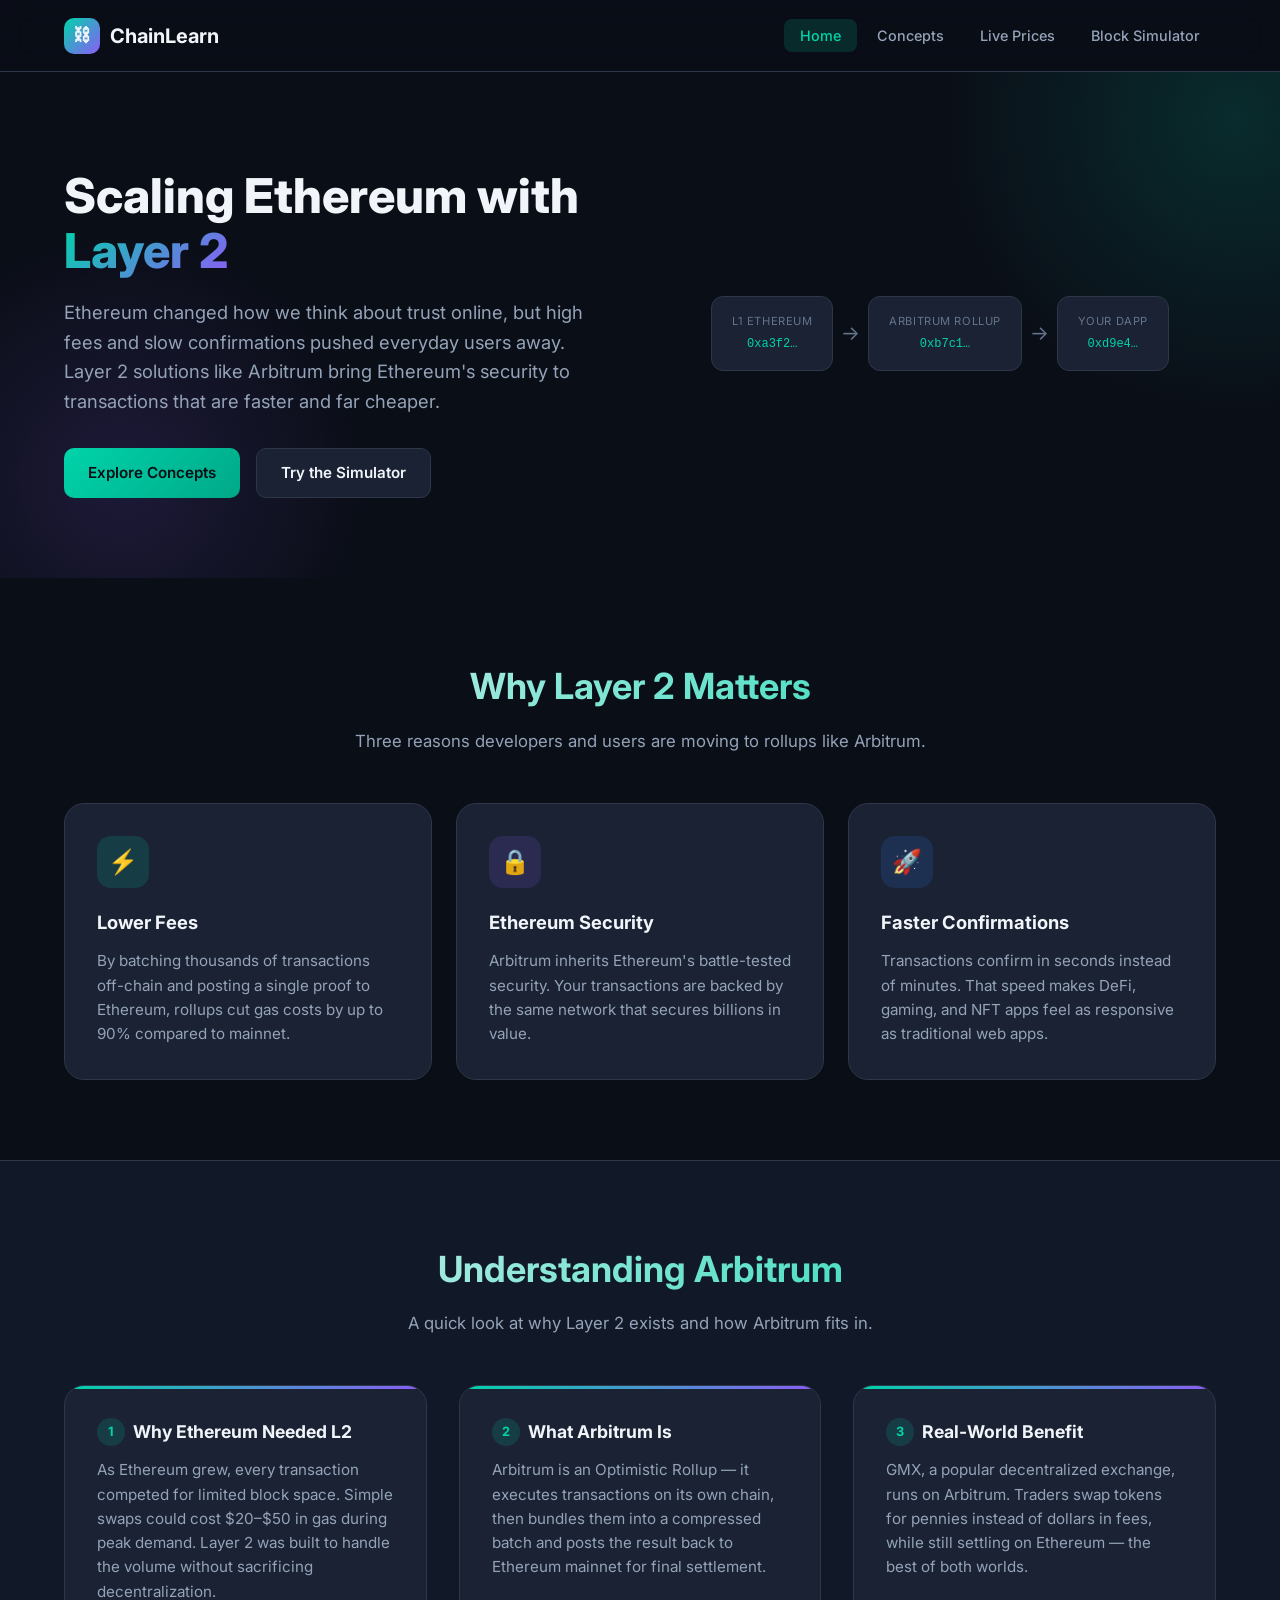
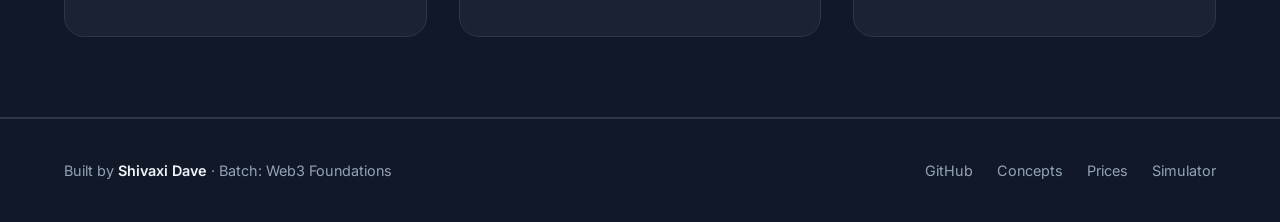
<file: index.html>
<!DOCTYPE html>
<html lang="en">
<head>
  <meta charset="UTF-8">
  <meta name="viewport" content="width=device-width, initial-scale=1.0">
  <title>ChainLearn — Arbitrum & Layer 2 Explained</title>
  <link rel="preconnect" href="https://fonts.googleapis.com">
  <link rel="preconnect" href="https://fonts.gstatic.com" crossorigin>
  <link href="https://fonts.googleapis.com/css2?family=Inter:wght@400;500;600;700;800&display=swap" rel="stylesheet">
  <link rel="stylesheet" href="css/styles.css">
</head>
<body>
  <header class="site-header">
    <nav class="nav-container">
      <a href="index.html" class="logo">
        <div class="logo-icon">⛓</div>
        ChainLearn
      </a>
      <button class="nav-toggle" aria-label="Toggle navigation">☰</button>
      <ul class="nav-links">
        <li><a href="index.html">Home</a></li>
        <li><a href="concepts.html">Concepts</a></li>
        <li><a href="prices.html">Live Prices</a></li>
        <li><a href="simulator.html">Block Simulator</a></li>
      </ul>
    </nav>
  </header>

  <main>
    <!-- Hero -->
    <section class="hero">
      <div class="container hero-content">
        <div class="hero-text">
          <h1>Scaling Ethereum with <span>Layer 2</span></h1>
          <p>
            Ethereum changed how we think about trust online, but high fees and slow
            confirmations pushed everyday users away. Layer 2 solutions like Arbitrum
            bring Ethereum's security to transactions that are faster and far cheaper.
          </p>
          <div class="hero-buttons">
            <a href="concepts.html" class="btn btn-primary">Explore Concepts</a>
            <a href="simulator.html" class="btn btn-secondary">Try the Simulator</a>
          </div>
        </div>
        <div class="hero-visual">
          <div class="blockchain-viz">
            <div class="block-node">
              <div class="block-label">L1 Ethereum</div>
              <div class="block-hash">0xa3f2…</div>
            </div>
            <span class="block-arrow">→</span>
            <div class="block-node">
              <div class="block-label">Arbitrum Rollup</div>
              <div class="block-hash">0xb7c1…</div>
            </div>
            <span class="block-arrow">→</span>
            <div class="block-node">
              <div class="block-label">Your dApp</div>
              <div class="block-hash">0xd9e4…</div>
            </div>
          </div>
        </div>
      </div>
    </section>

    <!-- Features -->
    <section class="section">
      <div class="container">
        <div class="section-header">
          <h2>Why Layer 2 Matters</h2>
          <p>Three reasons developers and users are moving to rollups like Arbitrum.</p>
        </div>
        <div class="features-grid">
          <div class="feature-card">
            <div class="feature-icon green">⚡</div>
            <h3>Lower Fees</h3>
            <p>
              By batching thousands of transactions off-chain and posting a single proof
              to Ethereum, rollups cut gas costs by up to 90% compared to mainnet.
            </p>
          </div>
          <div class="feature-card">
            <div class="feature-icon purple">🔒</div>
            <h3>Ethereum Security</h3>
            <p>
              Arbitrum inherits Ethereum's battle-tested security. Your transactions
              are backed by the same network that secures billions in value.
            </p>
          </div>
          <div class="feature-card">
            <div class="feature-icon blue">🚀</div>
            <h3>Faster Confirmations</h3>
            <p>
              Transactions confirm in seconds instead of minutes. That speed makes
              DeFi, gaming, and NFT apps feel as responsive as traditional web apps.
            </p>
          </div>
        </div>
      </div>
    </section>

    <!-- Arbitrum L2 Explainer -->
    <section class="section l2-section">
      <div class="container">
        <div class="section-header">
          <h2>Understanding Arbitrum</h2>
          <p>A quick look at why Layer 2 exists and how Arbitrum fits in.</p>
        </div>
        <div class="l2-grid">
          <div class="l2-card">
            <h3><span class="l2-number">1</span> Why Ethereum Needed L2</h3>
            <p>
              As Ethereum grew, every transaction competed for limited block space.
              Simple swaps could cost $20–$50 in gas during peak demand. Layer 2
              was built to handle the volume without sacrificing decentralization.
            </p>
          </div>
          <div class="l2-card">
            <h3><span class="l2-number">2</span> What Arbitrum Is</h3>
            <p>
              Arbitrum is an Optimistic Rollup — it executes transactions on its own
              chain, then bundles them into a compressed batch and posts the result
              back to Ethereum mainnet for final settlement.
            </p>
          </div>
          <div class="l2-card">
            <h3><span class="l2-number">3</span> Real-World Benefit</h3>
            <p>
              GMX, a popular decentralized exchange, runs on Arbitrum. Traders swap
              tokens for pennies instead of dollars in fees, while still settling
              on Ethereum — the best of both worlds.
            </p>
          </div>
        </div>
      </div>
    </section>
  </main>

  <footer class="site-footer">
    <div class="footer-content">
      <div class="footer-info">
        Built by <span>Shivaxi Dave</span> · Batch: Web3 Foundations
      </div>
      <div class="footer-links">
        <a href="https://github.com/shivaxidave" target="_blank" rel="noopener">GitHub</a>
        <a href="concepts.html">Concepts</a>
        <a href="prices.html">Prices</a>
        <a href="simulator.html">Simulator</a>
      </div>
    </div>
  </footer>

  <script src="js/nav.js"></script>
</body>
</html>
</file>
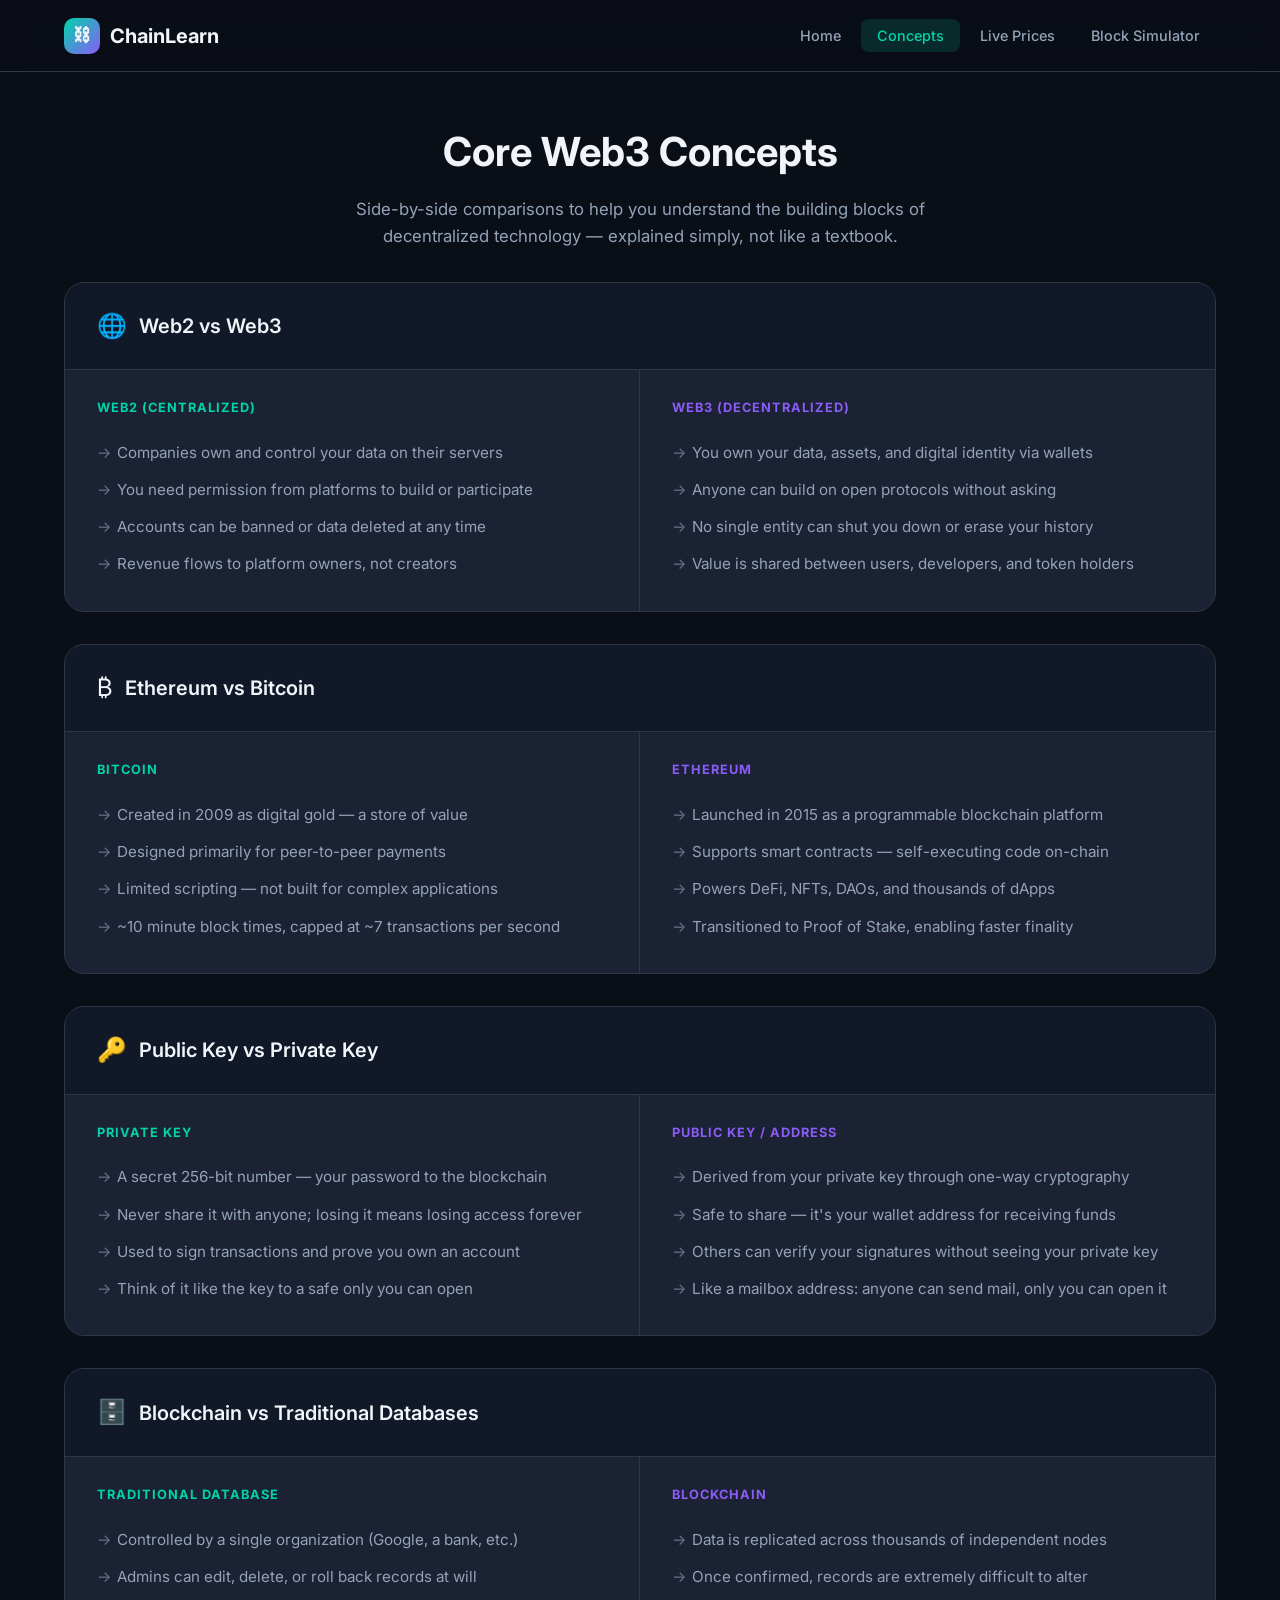
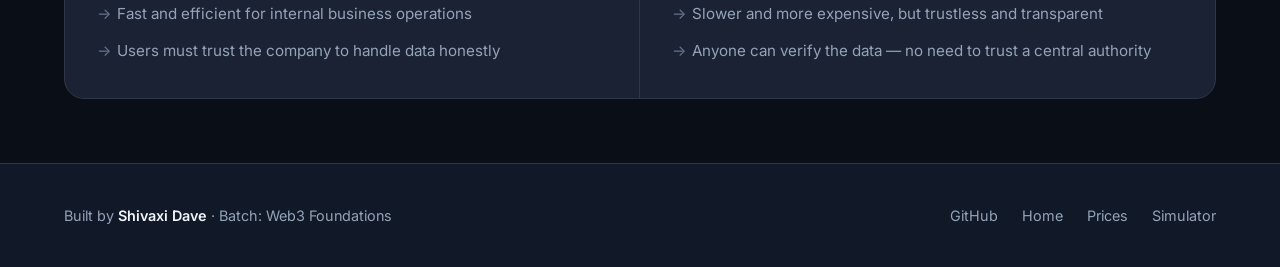
<file: concepts.html>
<!DOCTYPE html>
<html lang="en">
<head>
  <meta charset="UTF-8">
  <meta name="viewport" content="width=device-width, initial-scale=1.0">
  <title>Web3 Concepts — ChainLearn</title>
  <link rel="preconnect" href="https://fonts.googleapis.com">
  <link rel="preconnect" href="https://fonts.gstatic.com" crossorigin>
  <link href="https://fonts.googleapis.com/css2?family=Inter:wght@400;500;600;700;800&display=swap" rel="stylesheet">
  <link rel="stylesheet" href="css/styles.css">
</head>
<body>
  <header class="site-header">
    <nav class="nav-container">
      <a href="index.html" class="logo">
        <div class="logo-icon">⛓</div>
        ChainLearn
      </a>
      <button class="nav-toggle" aria-label="Toggle navigation">☰</button>
      <ul class="nav-links">
        <li><a href="index.html">Home</a></li>
        <li><a href="concepts.html">Concepts</a></li>
        <li><a href="prices.html">Live Prices</a></li>
        <li><a href="simulator.html">Block Simulator</a></li>
      </ul>
    </nav>
  </header>

  <main>
    <div class="container">
      <div class="page-header">
        <h1>Core Web3 Concepts</h1>
        <p>
          Side-by-side comparisons to help you understand the building blocks of
          decentralized technology — explained simply, not like a textbook.
        </p>
      </div>

      <div class="concepts-grid">
        <!-- Web2 vs Web3 -->
        <article class="concept-card">
          <div class="concept-header">
            <span class="concept-icon">🌐</span>
            <h2>Web2 vs Web3</h2>
          </div>
          <div class="concept-body">
            <div class="concept-side">
              <h3>Web2 (Centralized)</h3>
              <ul>
                <li>Companies own and control your data on their servers</li>
                <li>You need permission from platforms to build or participate</li>
                <li>Accounts can be banned or data deleted at any time</li>
                <li>Revenue flows to platform owners, not creators</li>
              </ul>
            </div>
            <div class="concept-side alt">
              <h3>Web3 (Decentralized)</h3>
              <ul>
                <li>You own your data, assets, and digital identity via wallets</li>
                <li>Anyone can build on open protocols without asking</li>
                <li>No single entity can shut you down or erase your history</li>
                <li>Value is shared between users, developers, and token holders</li>
              </ul>
            </div>
          </div>
        </article>

        <!-- Ethereum vs Bitcoin -->
        <article class="concept-card">
          <div class="concept-header">
            <span class="concept-icon">₿</span>
            <h2>Ethereum vs Bitcoin</h2>
          </div>
          <div class="concept-body">
            <div class="concept-side">
              <h3>Bitcoin</h3>
              <ul>
                <li>Created in 2009 as digital gold — a store of value</li>
                <li>Designed primarily for peer-to-peer payments</li>
                <li>Limited scripting — not built for complex applications</li>
                <li>~10 minute block times, capped at ~7 transactions per second</li>
              </ul>
            </div>
            <div class="concept-side alt">
              <h3>Ethereum</h3>
              <ul>
                <li>Launched in 2015 as a programmable blockchain platform</li>
                <li>Supports smart contracts — self-executing code on-chain</li>
                <li>Powers DeFi, NFTs, DAOs, and thousands of dApps</li>
                <li>Transitioned to Proof of Stake, enabling faster finality</li>
              </ul>
            </div>
          </div>
        </article>

        <!-- Public Key vs Private Key -->
        <article class="concept-card">
          <div class="concept-header">
            <span class="concept-icon">🔑</span>
            <h2>Public Key vs Private Key</h2>
          </div>
          <div class="concept-body">
            <div class="concept-side">
              <h3>Private Key</h3>
              <ul>
                <li>A secret 256-bit number — your password to the blockchain</li>
                <li>Never share it with anyone; losing it means losing access forever</li>
                <li>Used to sign transactions and prove you own an account</li>
                <li>Think of it like the key to a safe only you can open</li>
              </ul>
            </div>
            <div class="concept-side alt">
              <h3>Public Key / Address</h3>
              <ul>
                <li>Derived from your private key through one-way cryptography</li>
                <li>Safe to share — it's your wallet address for receiving funds</li>
                <li>Others can verify your signatures without seeing your private key</li>
                <li>Like a mailbox address: anyone can send mail, only you can open it</li>
              </ul>
            </div>
          </div>
        </article>

        <!-- Blockchain vs Traditional Databases -->
        <article class="concept-card">
          <div class="concept-header">
            <span class="concept-icon">🗄️</span>
            <h2>Blockchain vs Traditional Databases</h2>
          </div>
          <div class="concept-body">
            <div class="concept-side">
              <h3>Traditional Database</h3>
              <ul>
                <li>Controlled by a single organization (Google, a bank, etc.)</li>
                <li>Admins can edit, delete, or roll back records at will</li>
                <li>Fast and efficient for internal business operations</li>
                <li>Users must trust the company to handle data honestly</li>
              </ul>
            </div>
            <div class="concept-side alt">
              <h3>Blockchain</h3>
              <ul>
                <li>Data is replicated across thousands of independent nodes</li>
                <li>Once confirmed, records are extremely difficult to alter</li>
                <li>Slower and more expensive, but trustless and transparent</li>
                <li>Anyone can verify the data — no need to trust a central authority</li>
              </ul>
            </div>
          </div>
        </article>
      </div>
    </div>
  </main>

  <footer class="site-footer">
    <div class="footer-content">
      <div class="footer-info">
        Built by <span>Shivaxi Dave</span> · Batch: Web3 Foundations
      </div>
      <div class="footer-links">
        <a href="https://github.com/shivaxidave" target="_blank" rel="noopener">GitHub</a>
        <a href="index.html">Home</a>
        <a href="prices.html">Prices</a>
        <a href="simulator.html">Simulator</a>
      </div>
    </div>
  </footer>

  <script src="js/nav.js"></script>
</body>
</html>
</file>
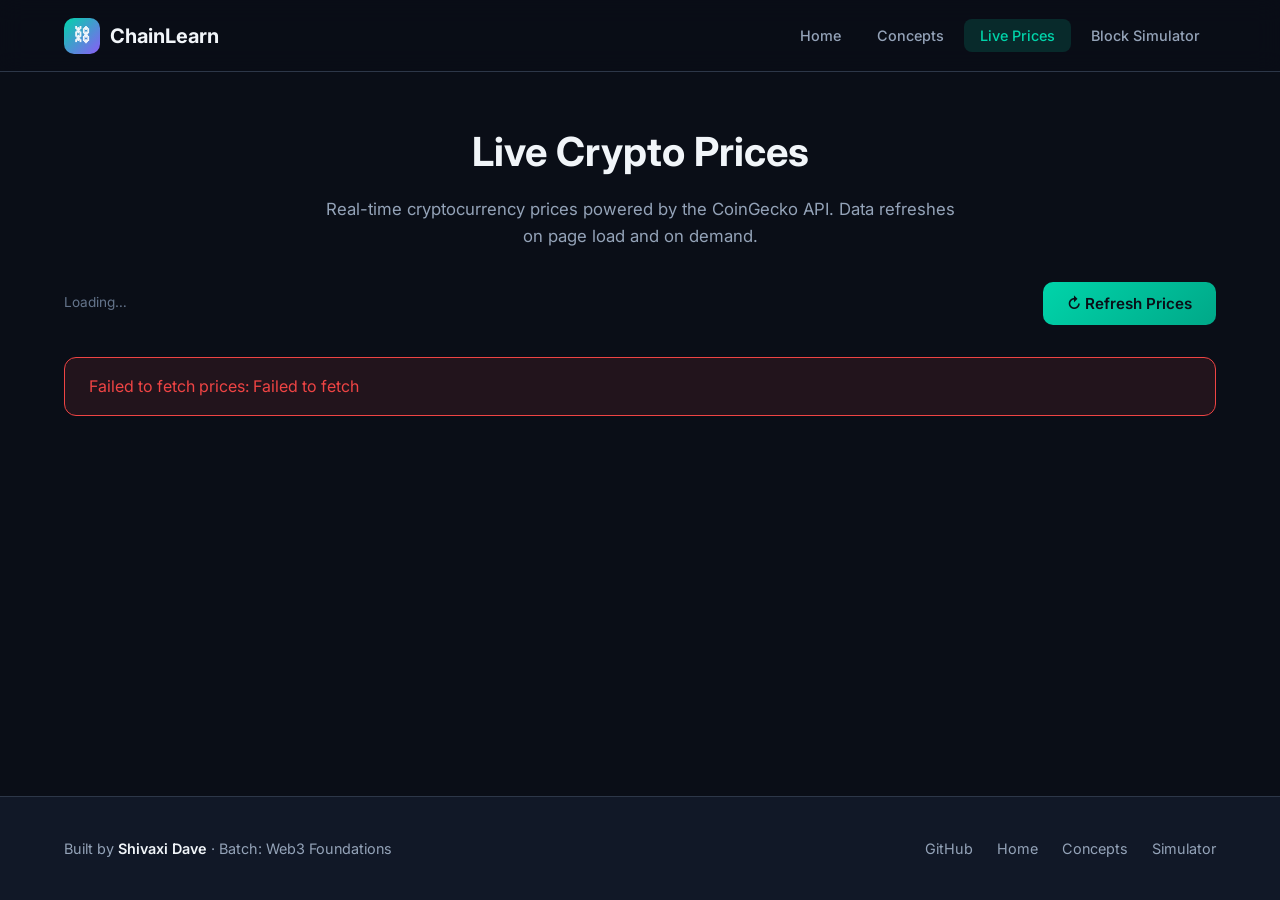
<file: prices.html>
<!DOCTYPE html>
<html lang="en">
<head>
  <meta charset="UTF-8">
  <meta name="viewport" content="width=device-width, initial-scale=1.0">
  <title>Live Crypto Prices — ChainLearn</title>
  <link rel="preconnect" href="https://fonts.googleapis.com">
  <link rel="preconnect" href="https://fonts.gstatic.com" crossorigin>
  <link href="https://fonts.googleapis.com/css2?family=Inter:wght@400;500;600;700;800&display=swap" rel="stylesheet">
  <link rel="stylesheet" href="css/styles.css">
</head>
<body>
  <header class="site-header">
    <nav class="nav-container">
      <a href="index.html" class="logo">
        <div class="logo-icon">⛓</div>
        ChainLearn
      </a>
      <button class="nav-toggle" aria-label="Toggle navigation">☰</button>
      <ul class="nav-links">
        <li><a href="index.html">Home</a></li>
        <li><a href="concepts.html">Concepts</a></li>
        <li><a href="prices.html">Live Prices</a></li>
        <li><a href="simulator.html">Block Simulator</a></li>
      </ul>
    </nav>
  </header>

  <main>
    <div class="container">
      <div class="page-header">
        <h1>Live Crypto Prices</h1>
        <p>
          Real-time cryptocurrency prices powered by the CoinGecko API.
          Data refreshes on page load and on demand.
        </p>
      </div>

      <div class="prices-toolbar">
        <span class="last-updated" id="lastUpdated">Loading…</span>
        <button class="btn btn-primary" id="refreshBtn">↻ Refresh Prices</button>
      </div>

      <div id="errorContainer"></div>

      <div class="prices-grid" id="pricesGrid">
        <div class="loading-spinner">Fetching live prices…</div>
      </div>
    </div>
  </main>

  <footer class="site-footer">
    <div class="footer-content">
      <div class="footer-info">
        Built by <span>Shivaxi Dave</span> · Batch: Web3 Foundations
      </div>
      <div class="footer-links">
        <a href="https://github.com/shivaxidave510-ui" target="_blank" rel="noopener">GitHub</a>
        <a href="index.html">Home</a>
        <a href="concepts.html">Concepts</a>
        <a href="simulator.html">Simulator</a>
      </div>
    </div>
  </footer>

  <script src="js/nav.js"></script>
  <script src="js/prices.js"></script>
</body>
</html>
</file>
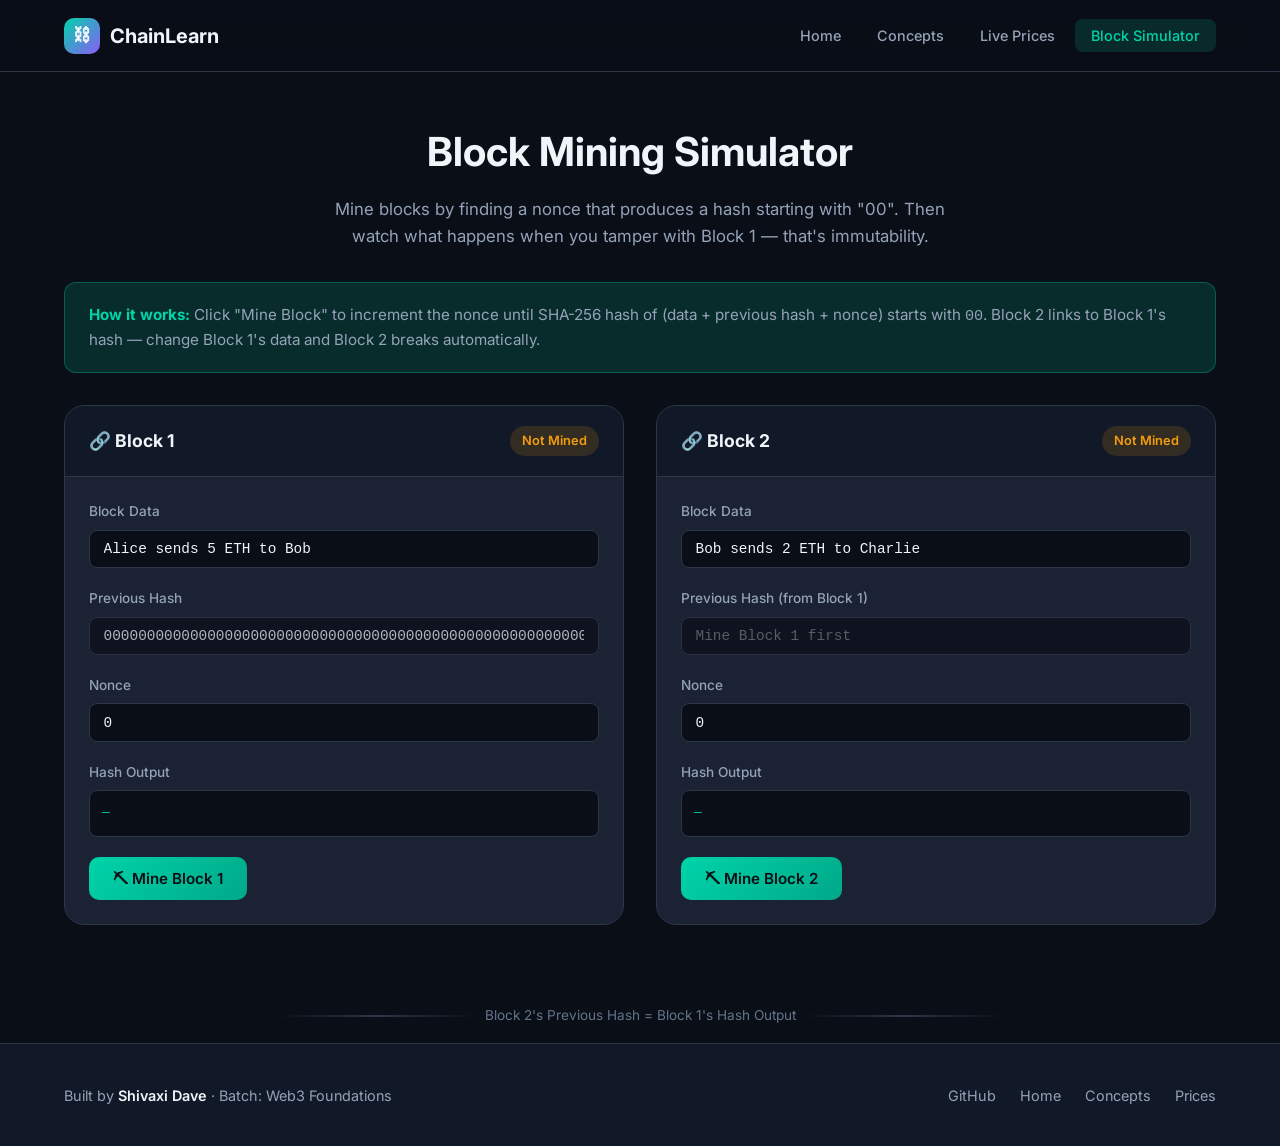
<file: simulator.html>
<!DOCTYPE html>
<html lang="en">
<head>
  <meta charset="UTF-8">
  <meta name="viewport" content="width=device-width, initial-scale=1.0">
  <title>Block Mining Simulator — ChainLearn</title>
  <link rel="preconnect" href="https://fonts.googleapis.com">
  <link rel="preconnect" href="https://fonts.gstatic.com" crossorigin>
  <link href="https://fonts.googleapis.com/css2?family=Inter:wght@400;500;600;700;800&display=swap" rel="stylesheet">
  <link rel="stylesheet" href="css/styles.css">
</head>
<body>
  <header class="site-header">
    <nav class="nav-container">
      <a href="index.html" class="logo">
        <div class="logo-icon">⛓</div>
        ChainLearn
      </a>
      <button class="nav-toggle" aria-label="Toggle navigation">☰</button>
      <ul class="nav-links">
        <li><a href="index.html">Home</a></li>
        <li><a href="concepts.html">Concepts</a></li>
        <li><a href="prices.html">Live Prices</a></li>
        <li><a href="simulator.html">Block Simulator</a></li>
      </ul>
    </nav>
  </header>

  <main>
    <div class="container">
      <div class="page-header">
        <h1>Block Mining Simulator</h1>
        <p>
          Mine blocks by finding a nonce that produces a hash starting with "00".
          Then watch what happens when you tamper with Block 1 — that's immutability.
        </p>
      </div>

      <div class="mine-info">
        <strong>How it works:</strong> Click "Mine Block" to increment the nonce until
        SHA-256 hash of (data + previous hash + nonce) starts with <code>00</code>.
        Block 2 links to Block 1's hash — change Block 1's data and Block 2 breaks automatically.
      </div>

      <div class="simulator-grid">
        <!-- Block 1 -->
        <div class="block-panel" id="block1Panel">
          <div class="block-panel-header">
            <h3>🔗 Block 1</h3>
            <span class="block-status pending" id="block1Status">Not Mined</span>
          </div>
          <div class="block-panel-body">
            <div class="form-group">
              <label for="block1Data">Block Data</label>
              <input type="text" id="block1Data" value="Alice sends 5 ETH to Bob" placeholder="Enter transaction data">
            </div>
            <div class="form-group">
              <label for="block1PrevHash">Previous Hash</label>
              <input type="text" id="block1PrevHash" value="0000000000000000000000000000000000000000000000000000000000000000" readonly>
            </div>
            <div class="form-group">
              <label for="block1Nonce">Nonce</label>
              <input type="number" id="block1Nonce" value="0" min="0">
            </div>
            <div class="form-group">
              <label>Hash Output</label>
              <div class="hash-output" id="block1Hash">—</div>
            </div>
            <button class="btn btn-primary" id="mineBlock1">⛏ Mine Block 1</button>
            <div class="mining-indicator" id="mining1">
              <span class="dot-pulse"></span> Mining…
            </div>
          </div>
        </div>

        <!-- Block 2 -->
        <div class="block-panel" id="block2Panel">
          <div class="block-panel-header">
            <h3>🔗 Block 2</h3>
            <span class="block-status pending" id="block2Status">Not Mined</span>
          </div>
          <div class="block-panel-body">
            <div class="form-group">
              <label for="block2Data">Block Data</label>
              <input type="text" id="block2Data" value="Bob sends 2 ETH to Charlie" placeholder="Enter transaction data">
            </div>
            <div class="form-group">
              <label for="block2PrevHash">Previous Hash (from Block 1)</label>
              <input type="text" id="block2PrevHash" value="" readonly placeholder="Mine Block 1 first">
            </div>
            <div class="form-group">
              <label for="block2Nonce">Nonce</label>
              <input type="number" id="block2Nonce" value="0" min="0">
            </div>
            <div class="form-group">
              <label>Hash Output</label>
              <div class="hash-output" id="block2Hash">—</div>
            </div>
            <button class="btn btn-primary" id="mineBlock2" disabled>⛏ Mine Block 2</button>
            <div class="mining-indicator" id="mining2">
              <span class="dot-pulse"></span> Mining…
            </div>
          </div>
        </div>
      </div>

      <div class="chain-connector">
        <span class="chain-line"></span>
        Block 2's Previous Hash = Block 1's Hash Output
        <span class="chain-line"></span>
      </div>
    </div>
  </main>

  <footer class="site-footer">
    <div class="footer-content">
      <div class="footer-info">
        Built by <span>Shivaxi Dave</span> · Batch: Web3 Foundations
      </div>
      <div class="footer-links">
        <a href="https://github.com/shivaxidave" target="_blank" rel="noopener">GitHub</a>
        <a href="index.html">Home</a>
        <a href="concepts.html">Concepts</a>
        <a href="prices.html">Prices</a>
      </div>
    </div>
  </footer>

  <script src="js/nav.js"></script>
  <script src="js/simulator.js"></script>
</body>
</html>
</file>
<file: css/styles.css>
/* ===== CSS Variables & Reset ===== */
:root {
  --bg-primary: #0a0e17;
  --bg-secondary: #111827;
  --bg-card: #1a2234;
  --bg-card-hover: #1f2a40;
  --accent: #00d4aa;
  --accent-dim: #00a888;
  --accent-glow: rgba(0, 212, 170, 0.15);
  --purple: #8b5cf6;
  --purple-glow: rgba(139, 92, 246, 0.15);
  --text-primary: #f1f5f9;
  --text-secondary: #94a3b8;
  --text-muted: #64748b;
  --border: #2d3748;
  --success: #22c55e;
  --danger: #ef4444;
  --warning: #f59e0b;
  --radius: 12px;
  --radius-lg: 20px;
  --shadow: 0 4px 24px rgba(0, 0, 0, 0.3);
  --transition: 0.25s ease;
  --font: 'Inter', -apple-system, BlinkMacSystemFont, 'Segoe UI', sans-serif;
  --max-width: 1200px;
  --nav-height: 72px;
}

*,
*::before,
*::after {
  box-sizing: border-box;
  margin: 0;
  padding: 0;
}

html {
  scroll-behavior: smooth;
}

body {
  font-family: var(--font);
  background: var(--bg-primary);
  color: var(--text-primary);
  line-height: 1.6;
  min-height: 100vh;
  display: flex;
  flex-direction: column;
}

a {
  color: var(--accent);
  text-decoration: none;
  transition: color var(--transition);
}

a:hover {
  color: var(--text-primary);
}

img {
  max-width: 100%;
  display: block;
}

/* ===== Navigation ===== */
.site-header {
  position: sticky;
  top: 0;
  z-index: 100;
  background: rgba(10, 14, 23, 0.85);
  backdrop-filter: blur(12px);
  border-bottom: 1px solid var(--border);
  height: var(--nav-height);
}

.nav-container {
  max-width: var(--max-width);
  margin: 0 auto;
  padding: 0 1.5rem;
  height: 100%;
  display: flex;
  align-items: center;
  justify-content: space-between;
}

.logo {
  display: flex;
  align-items: center;
  gap: 0.6rem;
  font-weight: 700;
  font-size: 1.25rem;
  color: var(--text-primary);
}

.logo-icon {
  width: 36px;
  height: 36px;
  background: linear-gradient(135deg, var(--accent), var(--purple));
  border-radius: 10px;
  display: flex;
  align-items: center;
  justify-content: center;
  font-size: 1.1rem;
}

.nav-links {
  display: flex;
  gap: 0.25rem;
  list-style: none;
}

.nav-links a {
  color: var(--text-secondary);
  padding: 0.5rem 1rem;
  border-radius: 8px;
  font-size: 0.9rem;
  font-weight: 500;
  transition: all var(--transition);
}

.nav-links a:hover {
  color: var(--text-primary);
  background: var(--bg-card);
}

.nav-links a.active {
  color: var(--accent);
  background: var(--accent-glow);
}

.nav-toggle {
  display: none;
  background: none;
  border: none;
  color: var(--text-primary);
  font-size: 1.5rem;
  cursor: pointer;
  padding: 0.25rem;
}

/* ===== Main Content ===== */
main {
  flex: 1;
}

.container {
  max-width: var(--max-width);
  margin: 0 auto;
  padding: 0 1.5rem;
}

.section {
  padding: 5rem 0;
}

.section-header {
  text-align: center;
  margin-bottom: 3rem;
}

.section-header h2 {
  font-size: 2.25rem;
  font-weight: 700;
  margin-bottom: 0.75rem;
  background: linear-gradient(135deg, var(--text-primary), var(--accent));
  -webkit-background-clip: text;
  -webkit-text-fill-color: transparent;
  background-clip: text;
}

.section-header p {
  color: var(--text-secondary);
  max-width: 600px;
  margin: 0 auto;
  font-size: 1.05rem;
}

.page-header {
  padding: 3rem 0 2rem;
  text-align: center;
}

.page-header h1 {
  font-size: 2.5rem;
  font-weight: 700;
  margin-bottom: 0.75rem;
}

.page-header p {
  color: var(--text-secondary);
  max-width: 640px;
  margin: 0 auto;
  font-size: 1.05rem;
}

/* ===== Hero ===== */
.hero {
  padding: 6rem 0 5rem;
  position: relative;
  overflow: hidden;
}

.hero::before {
  content: '';
  position: absolute;
  top: -50%;
  right: -20%;
  width: 600px;
  height: 600px;
  background: radial-gradient(circle, var(--accent-glow) 0%, transparent 70%);
  pointer-events: none;
}

.hero::after {
  content: '';
  position: absolute;
  bottom: -30%;
  left: -10%;
  width: 500px;
  height: 500px;
  background: radial-gradient(circle, var(--purple-glow) 0%, transparent 70%);
  pointer-events: none;
}

.hero-content {
  position: relative;
  z-index: 1;
  display: grid;
  grid-template-columns: 1fr 1fr;
  gap: 3rem;
  align-items: center;
}

.hero-text h1 {
  font-size: 3rem;
  font-weight: 800;
  line-height: 1.15;
  margin-bottom: 1.25rem;
}

.hero-text h1 span {
  background: linear-gradient(135deg, var(--accent), var(--purple));
  -webkit-background-clip: text;
  -webkit-text-fill-color: transparent;
  background-clip: text;
}

.hero-text p {
  color: var(--text-secondary);
  font-size: 1.15rem;
  margin-bottom: 2rem;
  max-width: 520px;
}

.hero-visual {
  display: flex;
  justify-content: center;
}

.blockchain-viz {
  display: flex;
  align-items: center;
  gap: 0.5rem;
  flex-wrap: wrap;
  justify-content: center;
}

.block-node {
  background: var(--bg-card);
  border: 1px solid var(--border);
  border-radius: var(--radius);
  padding: 1rem 1.25rem;
  text-align: center;
  min-width: 100px;
  transition: transform var(--transition), border-color var(--transition);
}

.block-node:hover {
  transform: translateY(-4px);
  border-color: var(--accent);
}

.block-node .block-label {
  font-size: 0.7rem;
  color: var(--text-muted);
  text-transform: uppercase;
  letter-spacing: 0.05em;
}

.block-node .block-hash {
  font-size: 0.75rem;
  color: var(--accent);
  font-family: 'Courier New', monospace;
  margin-top: 0.25rem;
}

.block-arrow {
  color: var(--text-muted);
  font-size: 1.25rem;
}

.btn {
  display: inline-flex;
  align-items: center;
  gap: 0.5rem;
  padding: 0.75rem 1.5rem;
  border-radius: 10px;
  font-weight: 600;
  font-size: 0.95rem;
  cursor: pointer;
  border: none;
  transition: all var(--transition);
  font-family: var(--font);
}

.btn-primary {
  background: linear-gradient(135deg, var(--accent), var(--accent-dim));
  color: var(--bg-primary);
}

.btn-primary:hover {
  transform: translateY(-2px);
  box-shadow: 0 8px 24px var(--accent-glow);
  color: var(--bg-primary);
}

.btn-secondary {
  background: var(--bg-card);
  color: var(--text-primary);
  border: 1px solid var(--border);
}

.btn-secondary:hover {
  border-color: var(--accent);
  color: var(--accent);
}

.hero-buttons {
  display: flex;
  gap: 1rem;
  flex-wrap: wrap;
}

/* ===== Feature Cards ===== */
.features-grid {
  display: grid;
  grid-template-columns: repeat(3, 1fr);
  gap: 1.5rem;
}

.feature-card {
  background: var(--bg-card);
  border: 1px solid var(--border);
  border-radius: var(--radius-lg);
  padding: 2rem;
  transition: all var(--transition);
}

.feature-card:hover {
  border-color: var(--accent);
  transform: translateY(-4px);
  box-shadow: var(--shadow);
}

.feature-icon {
  width: 52px;
  height: 52px;
  border-radius: 14px;
  display: flex;
  align-items: center;
  justify-content: center;
  font-size: 1.5rem;
  margin-bottom: 1.25rem;
}

.feature-icon.green { background: var(--accent-glow); }
.feature-icon.purple { background: var(--purple-glow); }
.feature-icon.blue { background: rgba(59, 130, 246, 0.15); }

.feature-card h3 {
  font-size: 1.15rem;
  margin-bottom: 0.75rem;
}

.feature-card p {
  color: var(--text-secondary);
  font-size: 0.95rem;
}

/* ===== L2 Explainer ===== */
.l2-section {
  background: var(--bg-secondary);
  border-top: 1px solid var(--border);
  border-bottom: 1px solid var(--border);
}

.l2-grid {
  display: grid;
  grid-template-columns: repeat(3, 1fr);
  gap: 2rem;
}

.l2-card {
  background: var(--bg-card);
  border: 1px solid var(--border);
  border-radius: var(--radius-lg);
  padding: 2rem;
  position: relative;
  overflow: hidden;
}

.l2-card::before {
  content: '';
  position: absolute;
  top: 0;
  left: 0;
  right: 0;
  height: 3px;
  background: linear-gradient(90deg, var(--accent), var(--purple));
}

.l2-card h3 {
  font-size: 1.1rem;
  margin-bottom: 0.75rem;
  display: flex;
  align-items: center;
  gap: 0.5rem;
}

.l2-card p {
  color: var(--text-secondary);
  font-size: 0.95rem;
}

.l2-number {
  display: inline-flex;
  align-items: center;
  justify-content: center;
  width: 28px;
  height: 28px;
  background: var(--accent-glow);
  color: var(--accent);
  border-radius: 50%;
  font-size: 0.8rem;
  font-weight: 700;
}

/* ===== Concept Cards (Page 2) ===== */
.concepts-grid {
  display: flex;
  flex-direction: column;
  gap: 2rem;
  padding-bottom: 4rem;
}

.concept-card {
  background: var(--bg-card);
  border: 1px solid var(--border);
  border-radius: var(--radius-lg);
  overflow: hidden;
  transition: border-color var(--transition);
}

.concept-card:hover {
  border-color: var(--accent);
}

.concept-header {
  padding: 1.5rem 2rem;
  background: var(--bg-secondary);
  border-bottom: 1px solid var(--border);
  display: flex;
  align-items: center;
  gap: 0.75rem;
}

.concept-header h2 {
  font-size: 1.25rem;
  font-weight: 600;
}

.concept-icon {
  font-size: 1.5rem;
}

.concept-body {
  display: grid;
  grid-template-columns: 1fr 1fr;
}

.concept-side {
  padding: 1.75rem 2rem;
}

.concept-side:first-child {
  border-right: 1px solid var(--border);
}

.concept-side h3 {
  font-size: 0.8rem;
  text-transform: uppercase;
  letter-spacing: 0.08em;
  color: var(--accent);
  margin-bottom: 1rem;
}

.concept-side.alt h3 {
  color: var(--purple);
}

.concept-side ul {
  list-style: none;
}

.concept-side li {
  color: var(--text-secondary);
  font-size: 0.95rem;
  padding: 0.4rem 0;
  padding-left: 1.25rem;
  position: relative;
}

.concept-side li::before {
  content: '→';
  position: absolute;
  left: 0;
  color: var(--text-muted);
}

/* ===== Price Dashboard (Page 3) ===== */
.prices-toolbar {
  display: flex;
  align-items: center;
  justify-content: space-between;
  margin-bottom: 2rem;
  flex-wrap: wrap;
  gap: 1rem;
}

.last-updated {
  color: var(--text-muted);
  font-size: 0.85rem;
}

.prices-grid {
  display: grid;
  grid-template-columns: repeat(auto-fill, minmax(260px, 1fr));
  gap: 1.5rem;
  padding-bottom: 4rem;
}

.price-card {
  background: var(--bg-card);
  border: 1px solid var(--border);
  border-radius: var(--radius-lg);
  padding: 1.75rem;
  transition: all var(--transition);
}

.price-card:hover {
  border-color: var(--accent);
  transform: translateY(-2px);
}

.price-card-header {
  display: flex;
  align-items: center;
  gap: 0.75rem;
  margin-bottom: 1.25rem;
}

.coin-icon {
  width: 44px;
  height: 44px;
  border-radius: 50%;
  display: flex;
  align-items: center;
  justify-content: center;
  font-weight: 700;
  font-size: 0.85rem;
  color: white;
}

.coin-icon.eth { background: #627eea; }
.coin-icon.btc { background: #f7931a; }
.coin-icon.sol { background: linear-gradient(135deg, #9945ff, #14f195); }
.coin-icon.matic { background: #8247e5; }
.coin-icon.arb { background: #28a0f0; }

.coin-name {
  font-weight: 600;
  font-size: 1.05rem;
}

.coin-symbol {
  color: var(--text-muted);
  font-size: 0.85rem;
}

.price-value {
  font-size: 1.75rem;
  font-weight: 700;
  margin-bottom: 0.5rem;
}

.price-change {
  display: inline-flex;
  align-items: center;
  gap: 0.35rem;
  font-size: 0.9rem;
  font-weight: 600;
  padding: 0.25rem 0.6rem;
  border-radius: 6px;
}

.price-change.up {
  color: var(--success);
  background: rgba(34, 197, 94, 0.1);
}

.price-change.down {
  color: var(--danger);
  background: rgba(239, 68, 68, 0.1);
}

.loading-spinner {
  text-align: center;
  padding: 3rem;
  color: var(--text-muted);
}

.error-message {
  background: rgba(239, 68, 68, 0.1);
  border: 1px solid var(--danger);
  color: var(--danger);
  padding: 1rem 1.5rem;
  border-radius: var(--radius);
  margin-bottom: 1.5rem;
}

/* ===== Block Simulator (Page 4) ===== */
.simulator-grid {
  display: grid;
  grid-template-columns: 1fr 1fr;
  gap: 2rem;
  padding-bottom: 4rem;
}

.block-panel {
  background: var(--bg-card);
  border: 1px solid var(--border);
  border-radius: var(--radius-lg);
  overflow: hidden;
}

.block-panel.invalid {
  border-color: var(--danger);
  box-shadow: 0 0 20px rgba(239, 68, 68, 0.15);
}

.block-panel.valid {
  border-color: var(--success);
}

.block-panel-header {
  padding: 1.25rem 1.5rem;
  background: var(--bg-secondary);
  border-bottom: 1px solid var(--border);
  display: flex;
  align-items: center;
  justify-content: space-between;
}

.block-panel-header h3 {
  font-size: 1.1rem;
  display: flex;
  align-items: center;
  gap: 0.5rem;
}

.block-status {
  font-size: 0.8rem;
  font-weight: 600;
  padding: 0.3rem 0.75rem;
  border-radius: 20px;
}

.block-status.valid {
  background: rgba(34, 197, 94, 0.15);
  color: var(--success);
}

.block-status.invalid {
  background: rgba(239, 68, 68, 0.15);
  color: var(--danger);
}

.block-status.pending {
  background: rgba(245, 158, 11, 0.15);
  color: var(--warning);
}

.block-panel-body {
  padding: 1.5rem;
}

.form-group {
  margin-bottom: 1.25rem;
}

.form-group label {
  display: block;
  font-size: 0.85rem;
  color: var(--text-secondary);
  margin-bottom: 0.4rem;
  font-weight: 500;
}

.form-group input,
.form-group textarea {
  width: 100%;
  padding: 0.65rem 0.85rem;
  background: var(--bg-primary);
  border: 1px solid var(--border);
  border-radius: 8px;
  color: var(--text-primary);
  font-family: 'Courier New', monospace;
  font-size: 0.9rem;
  transition: border-color var(--transition);
}

.form-group input:focus,
.form-group textarea:focus {
  outline: none;
  border-color: var(--accent);
}

.form-group input:read-only {
  opacity: 0.7;
  cursor: not-allowed;
}

.hash-output {
  background: var(--bg-primary);
  border: 1px solid var(--border);
  border-radius: 8px;
  padding: 0.75rem;
  font-family: 'Courier New', monospace;
  font-size: 0.8rem;
  word-break: break-all;
  color: var(--accent);
  min-height: 2.5rem;
}

.mine-info {
  background: var(--accent-glow);
  border: 1px solid rgba(0, 212, 170, 0.3);
  border-radius: var(--radius);
  padding: 1.25rem 1.5rem;
  margin-bottom: 2rem;
  color: var(--text-secondary);
  font-size: 0.95rem;
}

.mine-info strong {
  color: var(--accent);
}

.mining-indicator {
  display: none;
  align-items: center;
  gap: 0.5rem;
  color: var(--warning);
  font-size: 0.85rem;
  margin-top: 0.5rem;
}

.mining-indicator.active {
  display: flex;
}

.dot-pulse {
  width: 8px;
  height: 8px;
  background: var(--warning);
  border-radius: 50%;
  animation: pulse 1s infinite;
}

@keyframes pulse {
  0%, 100% { opacity: 1; }
  50% { opacity: 0.3; }
}

.chain-connector {
  display: flex;
  align-items: center;
  justify-content: center;
  padding: 1rem 0;
  color: var(--text-muted);
  font-size: 0.85rem;
  gap: 0.5rem;
}

.chain-connector .chain-line {
  flex: 1;
  height: 2px;
  background: linear-gradient(90deg, transparent, var(--border), transparent);
  max-width: 200px;
}

/* ===== Footer ===== */
.site-footer {
  background: var(--bg-secondary);
  border-top: 1px solid var(--border);
  padding: 2.5rem 0;
  margin-top: auto;
}

.footer-content {
  max-width: var(--max-width);
  margin: 0 auto;
  padding: 0 1.5rem;
  display: flex;
  align-items: center;
  justify-content: space-between;
  flex-wrap: wrap;
  gap: 1rem;
}

.footer-info {
  color: var(--text-secondary);
  font-size: 0.9rem;
}

.footer-info span {
  color: var(--text-primary);
  font-weight: 600;
}

.footer-links {
  display: flex;
  gap: 1.5rem;
}

.footer-links a {
  color: var(--text-secondary);
  font-size: 0.9rem;
}

.footer-links a:hover {
  color: var(--accent);
}

/* ===== Responsive ===== */
@media (max-width: 900px) {
  .hero-content {
    grid-template-columns: 1fr;
    text-align: center;
  }

  .hero-text p {
    margin-left: auto;
    margin-right: auto;
  }

  .hero-buttons {
    justify-content: center;
  }

  .features-grid,
  .l2-grid {
    grid-template-columns: 1fr;
  }

  .concept-body {
    grid-template-columns: 1fr;
  }

  .concept-side:first-child {
    border-right: none;
    border-bottom: 1px solid var(--border);
  }

  .simulator-grid {
    grid-template-columns: 1fr;
  }
}

@media (max-width: 768px) {
  .nav-toggle {
    display: block;
  }

  .nav-links {
    display: none;
    position: absolute;
    top: var(--nav-height);
    left: 0;
    right: 0;
    background: var(--bg-secondary);
    flex-direction: column;
    padding: 1rem;
    border-bottom: 1px solid var(--border);
  }

  .nav-links.open {
    display: flex;
  }

  .nav-links a {
    padding: 0.75rem 1rem;
  }

  .hero-text h1 {
    font-size: 2.25rem;
  }

  .section-header h2,
  .page-header h1 {
    font-size: 1.85rem;
  }

  .footer-content {
    flex-direction: column;
    text-align: center;
  }
}
</file>
